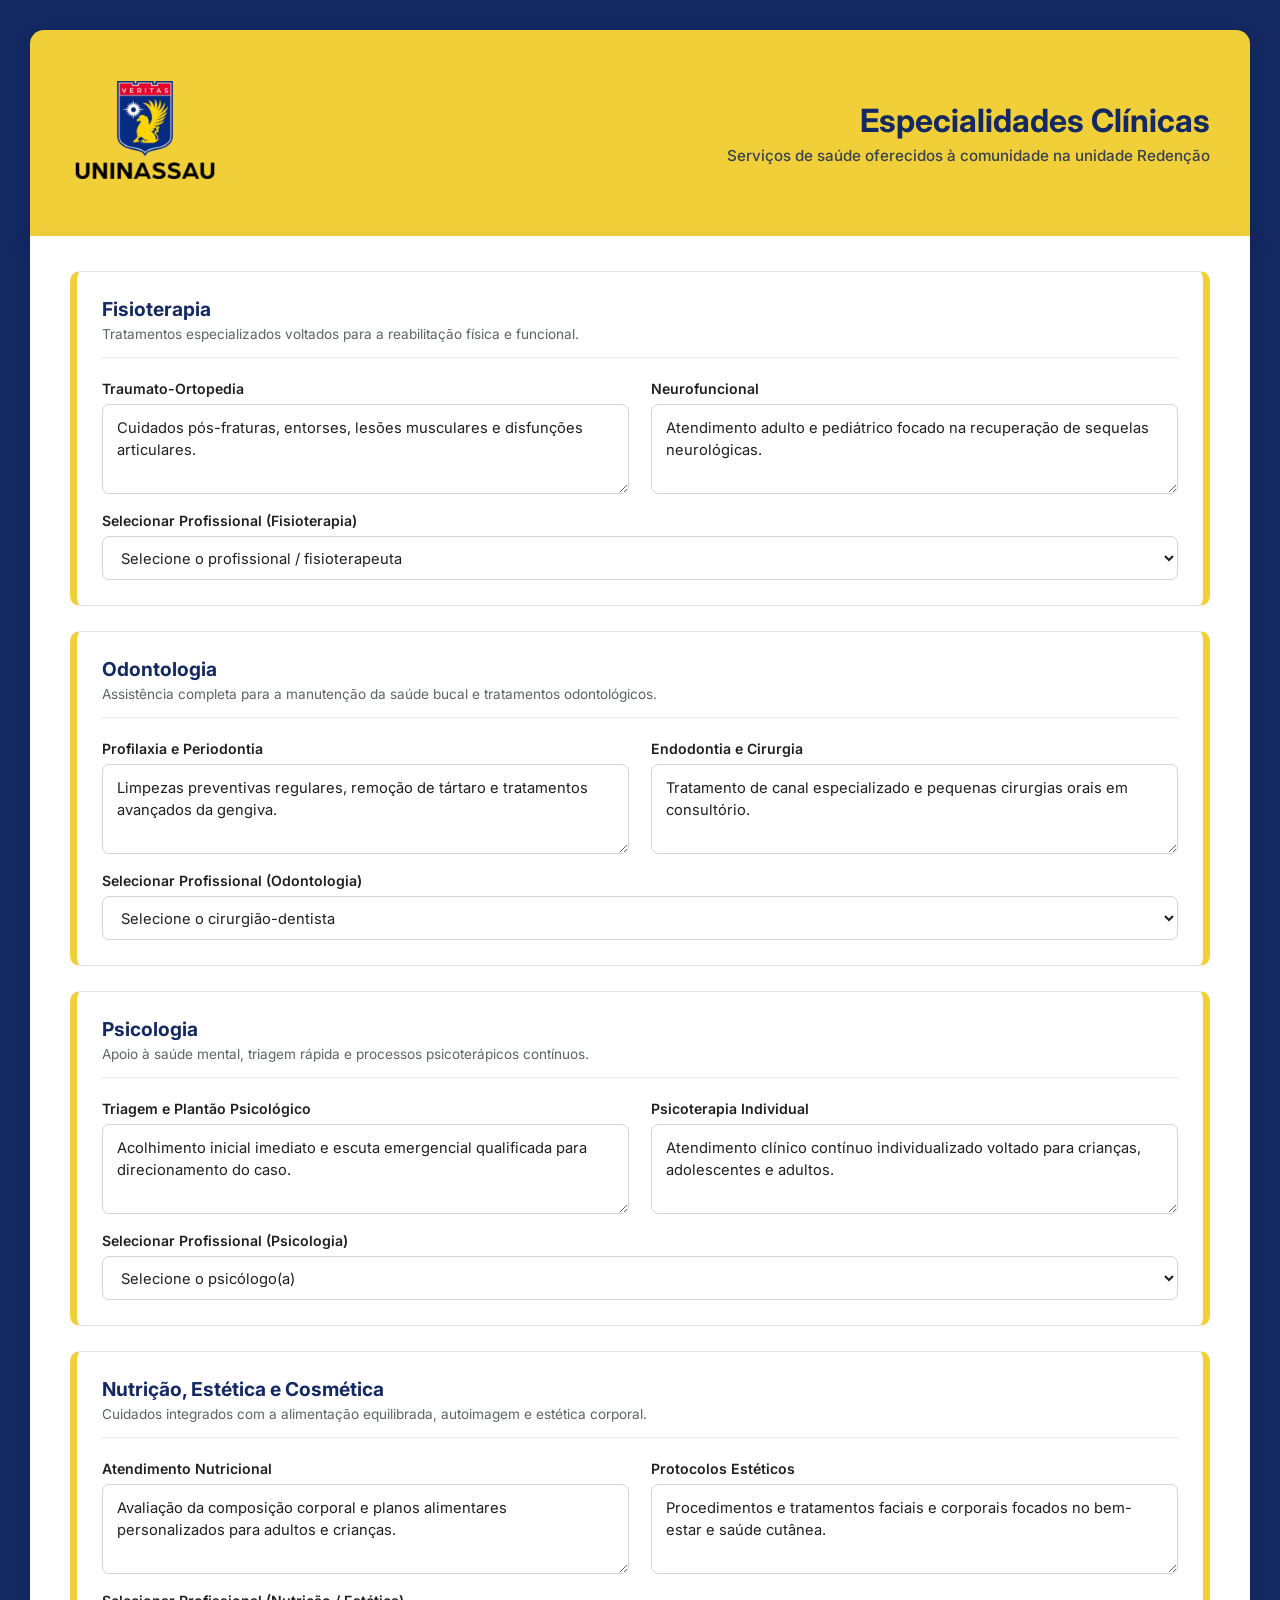
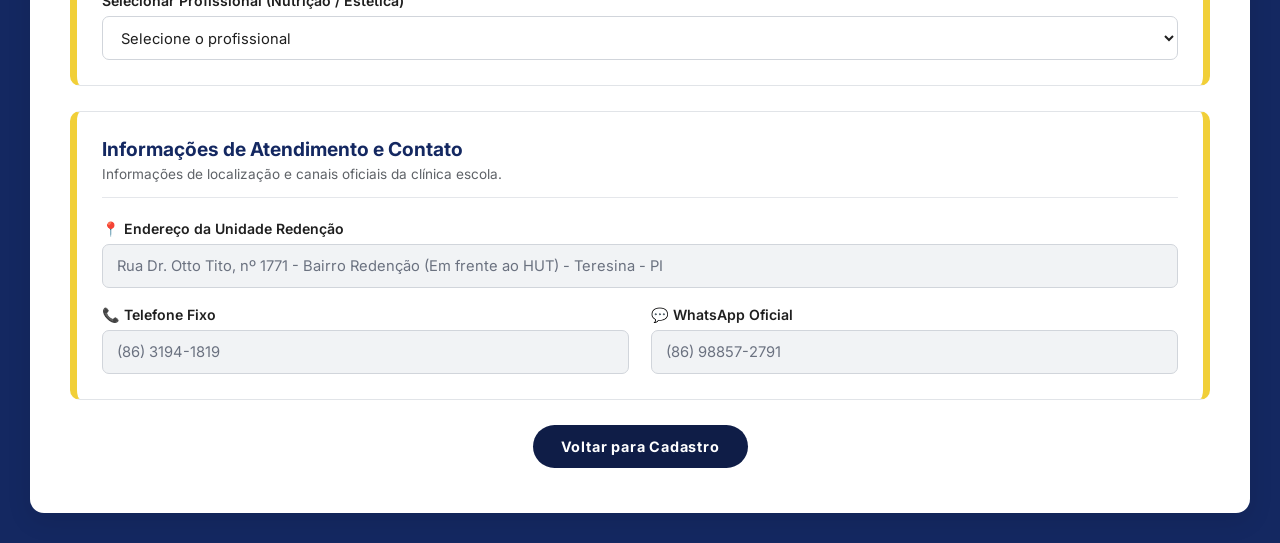
<file: app.especialidades/index.html>
<!DOCTYPE html>
<html lang="pt-BR">

<head>
    <meta charset="UTF-8">
    <meta name="viewport" content="width=device-width, initial-scale=1.0">
    <title>Clínica Escola UNINASSAU - Especialidades Clínicas</title>
    <link rel="stylesheet" href="style.css">
    <!-- Fonte Inter -->
    <link rel="preconnect" href="https://fonts.googleapis.com">
    <link rel="preconnect" href="https://gstatic.com" crossorigin>
    <link href="https://fonts.googleapis.com/css2?family=Inter:wght@400;500;600;700&display=swap" rel="stylesheet">
</head>

<body>

    <main class="cadastro-container">

        <!-- CABEÇALHO -->
        <header class="cadastro-header">
            <div class="header-logo">
                <img src="../login/uninassau-logo-png_seeklogo-475645.png" alt="Logo UNINASSAU" class="logo-img">
            </div>
            <div class="header-title">
                <h1>Especialidades Clínicas</h1>
                <p>Serviços de saúde oferecidos à comunidade na unidade Redenção</p>
            </div>
        </header>

        <!-- CORPO DO FORMULÁRIO / CONTEÚDO -->
        <form class="cadastro-form" action="#" method="POST">

            <!-- 1. FISIOTERAPIA -->
            <section class="form-section">
                <div class="section-title">
                    <h2>Fisioterapia</h2>
                    <p>Tratamentos especializados voltados para a reabilitação física e funcional.</p>
                </div>

                <div class="form-grid">
                    <div class="input-group">
                        <label>Traumato-Ortopedia</label>
                        <textarea readonly>Cuidados pós-fraturas, entorses, lesões musculares e disfunções articulares.</textarea>
                    </div>

                    <div class="input-group">
                        <label>Neurofuncional</label>
                        <textarea readonly>Atendimento adulto e pediátrico focado na recuperação de sequelas neurológicas.</textarea>
                    </div>

                    <!-- Seleção de Médico para Fisioterapia -->
                    <div class="input-group full-width">
                        <label for="medico-fisioterapia">Selecionar Profissional (Fisioterapia)</label>
                        <select id="medico-fisioterapia" name="medico_fisioterapia" required>
                            <option value="">Selecione o profissional / fisioterapeuta</option>
                            <option value="dr-carlos">Dr. Carlos Eduardo (Turno Manhã)</option>
                            <option value="dra-amanda">Dra. Amanda Souza (Turno Tarde)</option>
                            <option value="dr-marcos">Dr. Marcos Vinicius (Integral)</option>
                        </select>
                    </div>
                </div>
            </section>

            <!-- 2. ODONTOLOGIA -->
            <section class="form-section">
                <div class="section-title">
                    <h2>Odontologia</h2>
                    <p>Assistência completa para a manutenção da saúde bucal e tratamentos odontológicos.</p>
                </div>

                <div class="form-grid">
                    <div class="input-group">
                        <label>Profilaxia e Periodontia</label>
                        <textarea readonly>Limpezas preventivas regulares, remoção de tártaro e tratamentos avançados da gengiva.</textarea>
                    </div>

                    <div class="input-group">
                        <label>Endodontia e Cirurgia</label>
                        <textarea readonly>Tratamento de canal especializado e pequenas cirurgias orais em consultório.</textarea>
                    </div>

                    <!-- Seleção de Médico para Odontologia -->
                    <div class="input-group full-width">
                        <label for="medico-odontologia">Selecionar Profissional (Odontologia)</label>
                        <select id="medico-odontologia" name="medico_odontologia" required>
                            <option value="">Selecione o cirurgião-dentista</option>
                            <option value="dra-juliana">Dra. Juliana Ribeiro (Clínica Geral)</option>
                            <option value="dr-roberto">Dr. Roberto Alencar (Endodontia)</option>
                            <option value="dra-beatriz">Dra. Beatriz Lima (Periodontia)</option>
                        </select>
                    </div>
                </div>
            </section>

            <!-- 3. PSICOLOGIA -->
            <section class="form-section">
                <div class="section-title">
                    <h2>Psicologia</h2>
                    <p>Apoio à saúde mental, triagem rápida e processos psicoterápicos contínuos.</p>
                </div>

                <div class="form-grid">
                    <div class="input-group">
                        <label>Triagem e Plantão Psicológico</label>
                        <textarea readonly>Acolhimento inicial imediato e escuta emergencial qualificada para direcionamento do caso.</textarea>
                    </div>

                    <div class="input-group">
                        <label>Psicoterapia Individual</label>
                        <textarea readonly>Atendimento clínico contínuo individualizado voltado para crianças, adolescentes e adultos.</textarea>
                    </div>

                    <!-- Seleção de Médico para Psicologia -->
                    <div class="input-group full-width">
                        <label for="medico-psicologia">Selecionar Profissional (Psicologia)</label>
                        <select id="medico-psicologia" name="medico_psicologia" required>
                            <option value="">Selecione o psicólogo(a)</option>
                            <option value="prof-luciana">Profª. Luciana Mendes (Psicoterapia)</option>
                            <option value="dr-gabriel">Dr. Gabriel Farias (Análise do Comportamento)</option>
                        </select>
                    </div>
                </div>
            </section>

            <!-- 4. NUTRIÇÃO E ESTÉTICA -->
            <section class="form-section">
                <div class="section-title">
                    <h2>Nutrição, Estética e Cosmética</h2>
                    <p>Cuidados integrados com a alimentação equilibrada, autoimagem e estética corporal.</p>
                </div>

                <div class="form-grid">
                    <div class="input-group">
                        <label>Atendimento Nutricional</label>
                        <textarea readonly>Avaliação da composição corporal e planos alimentares personalizados para adultos e crianças.</textarea>
                    </div>

                    <div class="input-group">
                        <label>Protocolos Estéticos</label>
                        <textarea readonly>Procedimentos e tratamentos faciais e corporais focados no bem-estar e saúde cutânea.</textarea>
                    </div>

                    <!-- Seleção de Médico/Nutricionista -->
                    <div class="input-group full-width">
                        <label for="medico-nutricao">Selecionar Profissional (Nutrição / Estética)</label>
                        <select id="medico-nutricao" name="medico_nutricao" required>
                            <option value="">Selecione o profissional</option>
                            <option value="nutri-camila">Dra. Camila Vasconcelos (Nutrição Clínica)</option>
                            <option value="estet-patricia">Dra. Patrícia Nogueira (Estética e Cosmética)</option>
                        </select>
                    </div>
                </div>
            </section>

            <!-- 5. INFORMAÇÕES DE ATENDIMENTO E CONTATO -->
            <section class="form-section">
                <div class="section-title">
                    <h2>Informações de Atendimento e Contato</h2>
                    <p>Informações de localização e canais oficiais da clínica escola.</p>
                </div>

                <div class="form-grid">
                    <div class="input-group full-width">
                        <label>📍 Endereço da Unidade Redenção</label>
                        <input type="text" value="Rua Dr. Otto Tito, nº 1771 - Bairro Redenção (Em frente ao HUT) - Teresina - PI" readonly>
                    </div>

                    <div class="input-group">
                        <label>📞 Telefone Fixo</label>
                        <input type="text" value="(86) 3194-1819" readonly>
                    </div>

                    <div class="input-group">
                        <label>💬 WhatsApp Oficial</label>
                        <input type="text" value="(86) 98857-2791" readonly>
                    </div>
                </div>
            </section>

            <!-- BOTÃO DE AÇÃO / NAVEGAÇÃO -->
            <div class="form-actions">
                <button type="button" class="btn-submit" onclick="window.location.href='cadastro.html'">Voltar para Cadastro</button>
            </div>

        </form>

    </main>

</body>
</html>
</file>
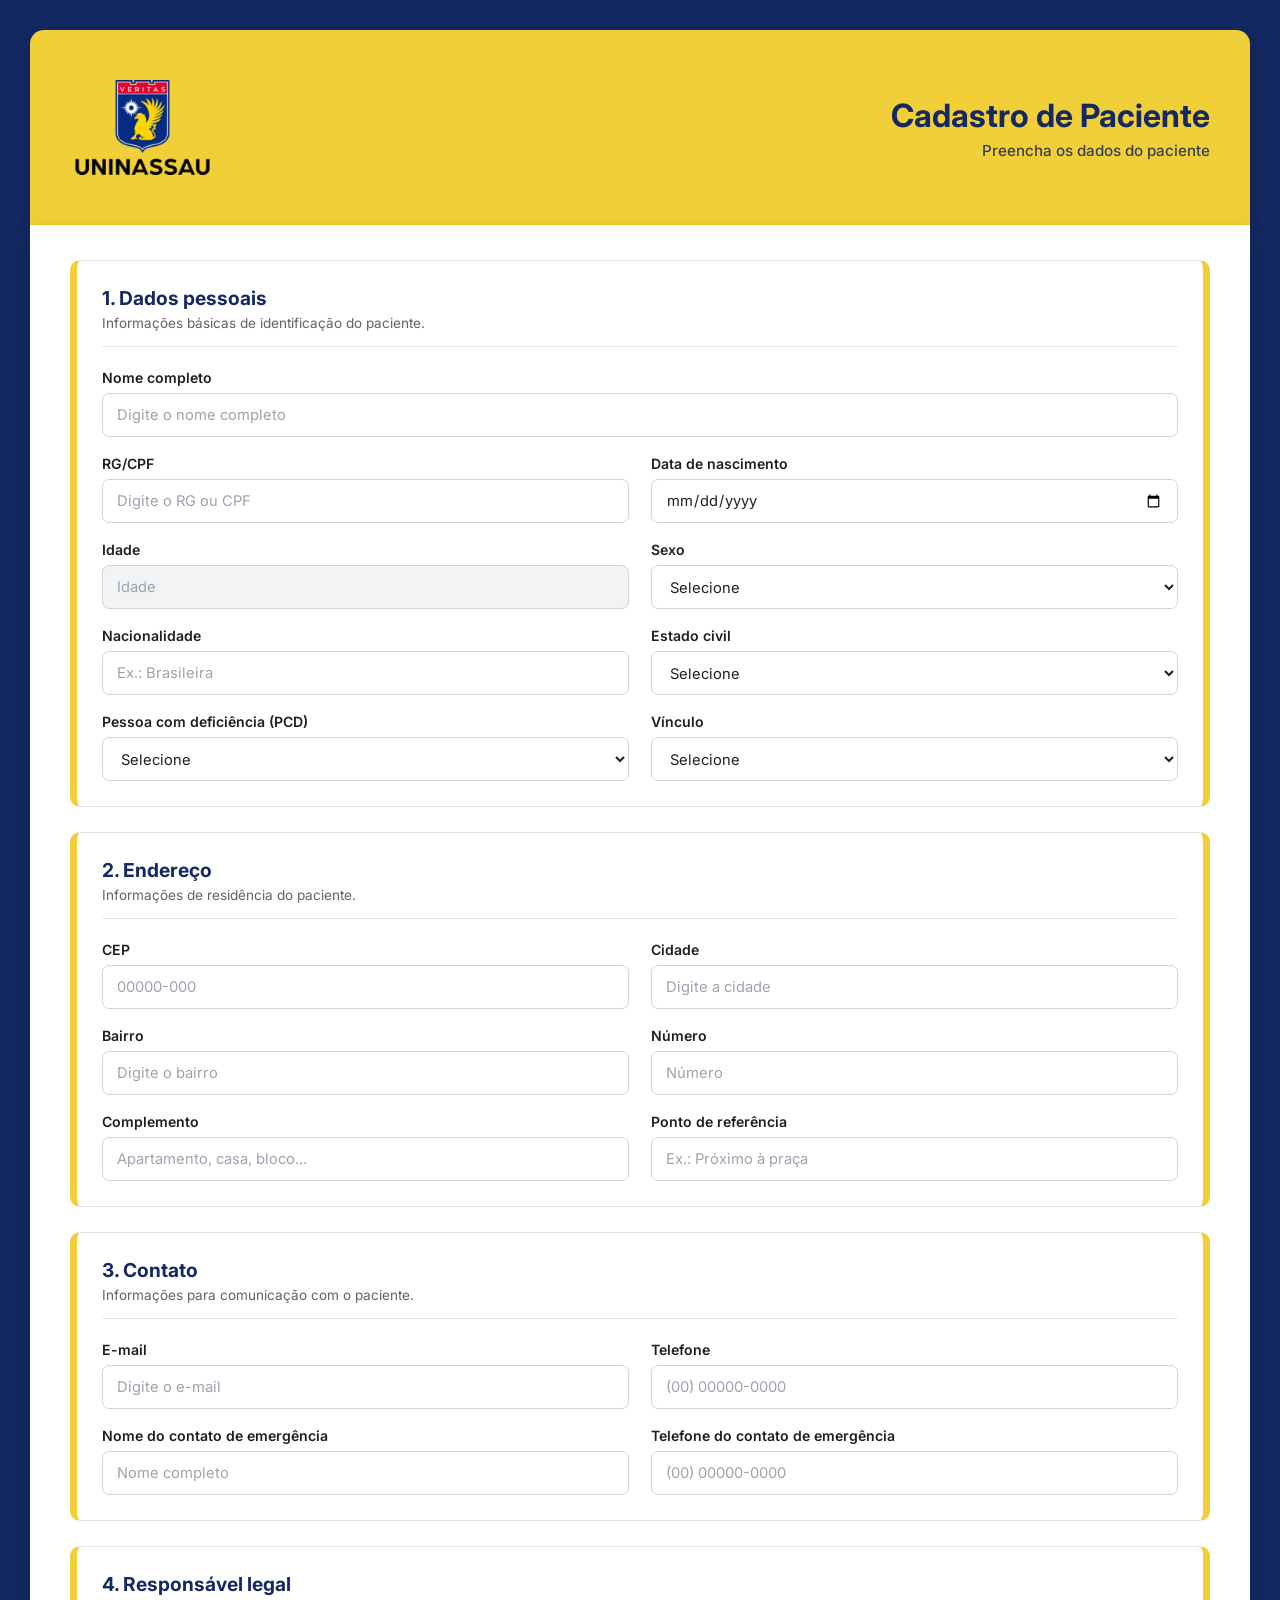
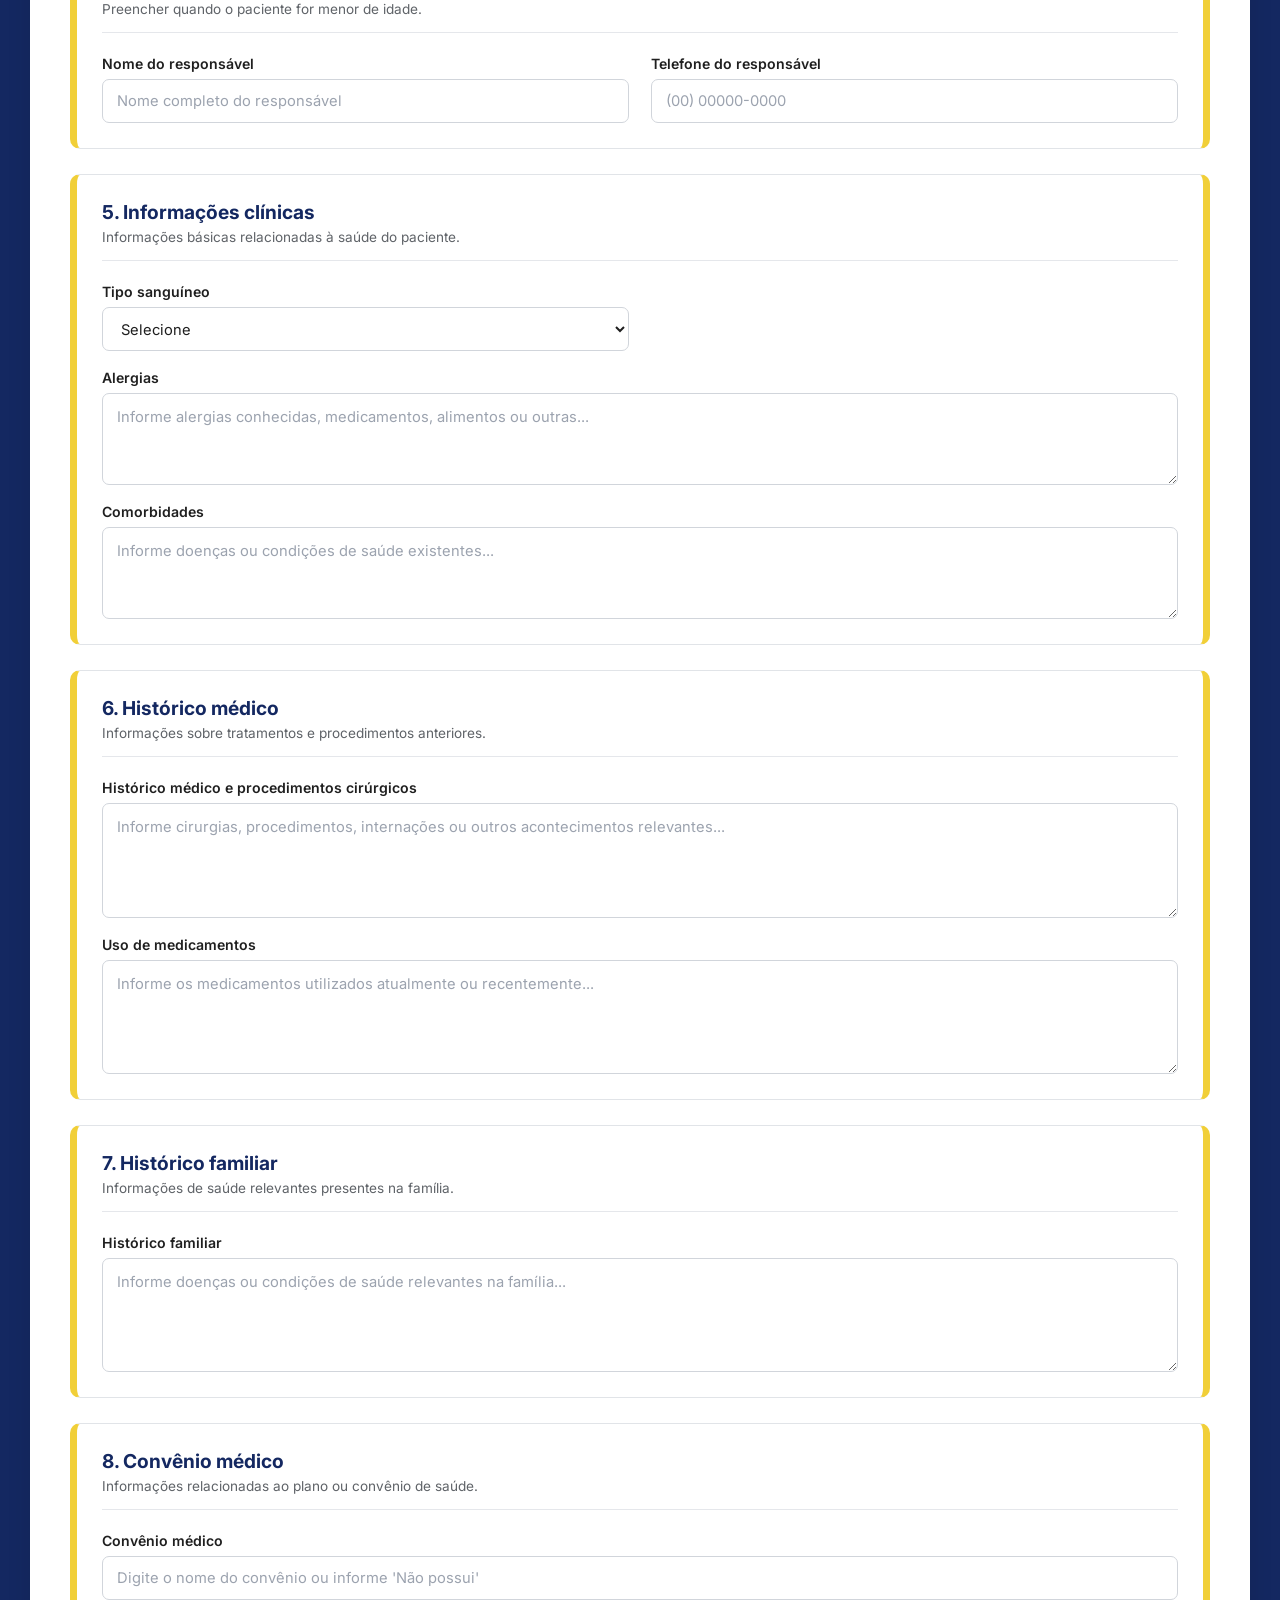
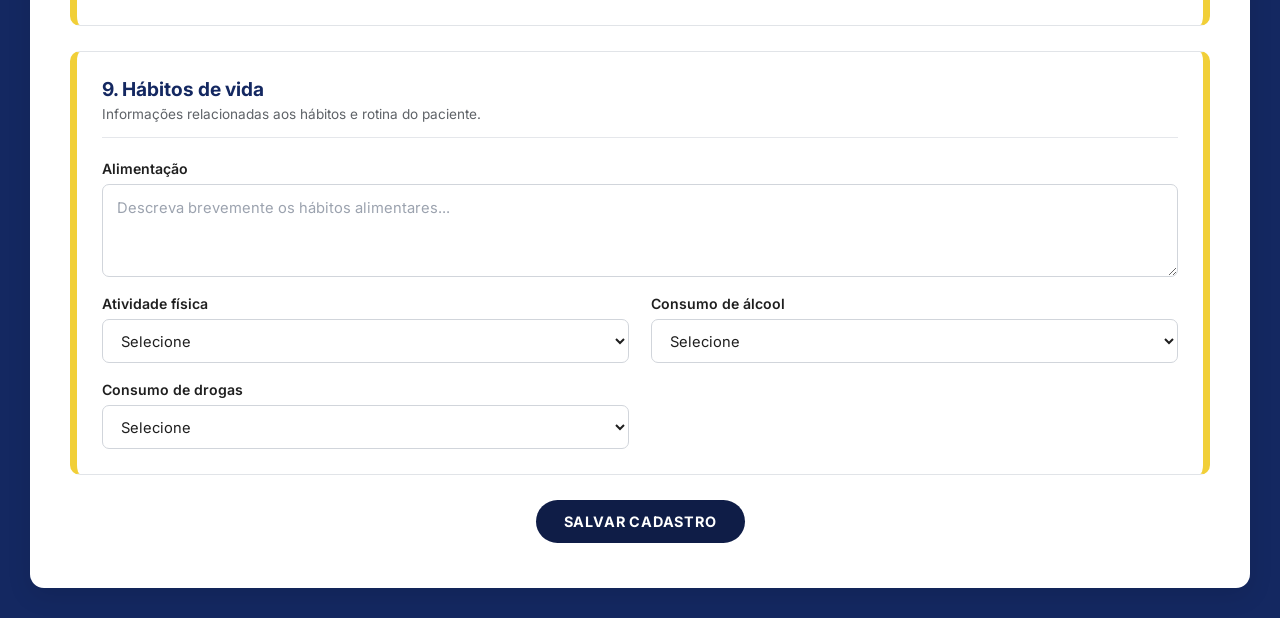
<file: cadastro-paciente/index.html>
<!DOCTYPE html>
<html lang="pt-BR">

<head>
    <meta charset="UTF-8">
    <meta name="viewport" content="width=device-width, initial-scale=1.0">

    <title>Clínica Escola UNINASSAU - Cadastro de Paciente</title>

    <link rel="stylesheet" href="style.css">

    <!-- Fonte Inter -->
    <link rel="preconnect" href="https://fonts.googleapis.com">
    <link rel="preconnect" href="https://fonts.gstatic.com" crossorigin>
    <link href="https://fonts.googleapis.com/css2?family=Inter:wght@400;500;600;700&display=swap"
        rel="stylesheet">
</head>

<body>

    <main class="cadastro-container">

        <!-- CABEÇALHO -->
        <header class="cadastro-header">

    <div class="header-logo">
        <img src="../login/uninassau-logo-png_seeklogo-475645.png"
            alt="Logo UNINASSAU"
            class="logo-img">
    </div>

    <div class="header-title">
        <h1>Cadastro de Paciente</h1>
        <p>Preencha os dados do paciente</p>
    </div>

</header>
        <!-- FORMULÁRIO -->
        <form class="cadastro-form" action="#" method="POST">


            <!-- ================================================= -->
            <!-- 1. DADOS PESSOAIS -->
            <!-- ================================================= -->

            <section class="form-section">

                <div class="section-title">
                    <h2>1. Dados pessoais</h2>
                    <p>Informações básicas de identificação do paciente.</p>
                </div>

                <div class="form-grid">

                    <div class="input-group full-width">
                        <label for="nome">Nome completo</label>
                        <input type="text"
                            id="nome"
                            name="nome"
                            placeholder="Digite o nome completo"
                            required>
                    </div>


                    <div class="input-group">
                        <label for="cpf">RG/CPF</label>
                        <input type="text"
                            id="cpf"
                            name="cpf"
                            placeholder="Digite o RG ou CPF"
                            required>
                    </div>


                    <div class="input-group">
                        <label for="data-nascimento">Data de nascimento</label>
                        <input type="date"
                            id="data-nascimento"
                            name="data_nascimento"
                            required>
                    </div>


                    <div class="input-group">
                        <label for="idade">Idade</label>
                        <input type="number"
                            id="idade"
                            name="idade"
                            placeholder="Idade"
                            min="0"
                            max="150"
                            readonly>
                    </div>


                    <div class="input-group">
                        <label for="sexo">Sexo</label>
                        <select id="sexo" name="sexo" required>
                            <option value="">Selecione</option>
                            <option value="feminino">Feminino</option>
                            <option value="masculino">Masculino</option>
                            <option value="outro">Outro</option>
                            <option value="nao_informar">Prefiro não informar</option>
                        </select>
                    </div>


                    <div class="input-group">
                        <label for="nacionalidade">Nacionalidade</label>
                        <input type="text"
                            id="nacionalidade"
                            name="nacionalidade"
                            placeholder="Ex.: Brasileira"
                            required>
                    </div>


                    <div class="input-group">
                        <label for="estado-civil">Estado civil</label>
                        <select id="estado-civil" name="estado_civil" required>
                            <option value="">Selecione</option>
                            <option value="solteiro">Solteiro(a)</option>
                            <option value="casado">Casado(a)</option>
                            <option value="uniao-estavel">União estável</option>
                            <option value="divorciado">Divorciado(a)</option>
                            <option value="viuvo">Viúvo(a)</option>
                        </select>
                    </div>


                    <div class="input-group">
                        <label for="pcd">Pessoa com deficiência (PCD)</label>
                        <select id="pcd" name="pcd" required>
                            <option value="">Selecione</option>
                            <option value="sim">Sim</option>
                            <option value="nao">Não</option>
                        </select>
                    </div>


                    <div class="input-group">
                        <label for="vinculo">Vínculo</label>
                        <select id="vinculo" name="vinculo" required>
                            <option value="">Selecione</option>
                            <option value="aluno">Aluno</option>
                            <option value="comunidade">Comunidade</option>
                        </select>
                    </div>

                </div>

            </section>


            <!-- ================================================= -->
            <!-- 2. ENDEREÇO -->
            <!-- ================================================= -->

            <section class="form-section">

                <div class="section-title">
                    <h2>2. Endereço</h2>
                    <p>Informações de residência do paciente.</p>
                </div>

                <div class="form-grid">

                    <div class="input-group">
                        <label for="cep">CEP</label>
                        <input type="text"
                            id="cep"
                            name="cep"
                            placeholder="00000-000"
                            required>
                    </div>


                    <div class="input-group">
                        <label for="cidade">Cidade</label>
                        <input type="text"
                            id="cidade"
                            name="cidade"
                            placeholder="Digite a cidade"
                            required>
                    </div>


                    <div class="input-group">
                        <label for="bairro">Bairro</label>
                        <input type="text"
                            id="bairro"
                            name="bairro"
                            placeholder="Digite o bairro"
                            required>
                    </div>


                    <div class="input-group">
                        <label for="numero">Número</label>
                        <input type="text"
                            id="numero"
                            name="numero"
                            placeholder="Número"
                            required>
                    </div>


                    <div class="input-group">
                        <label for="complemento">Complemento</label>
                        <input type="text"
                            id="complemento"
                            name="complemento"
                            placeholder="Apartamento, casa, bloco..."
                        >
                    </div>


                    <div class="input-group">
                        <label for="referencia">Ponto de referência</label>
                        <input type="text"
                            id="referencia"
                            name="referencia"
                            placeholder="Ex.: Próximo à praça"
                        >
                    </div>

                </div>

            </section>


            <!-- ================================================= -->
            <!-- 3. CONTATO -->
            <!-- ================================================= -->

            <section class="form-section">

                <div class="section-title">
                    <h2>3. Contato</h2>
                    <p>Informações para comunicação com o paciente.</p>
                </div>

                <div class="form-grid">

                    <div class="input-group">
                        <label for="email">E-mail</label>
                        <input type="email"
                            id="email"
                            name="email"
                            placeholder="Digite o e-mail"
                            required>
                    </div>


                    <div class="input-group">
                        <label for="telefone">Telefone</label>
                        <input type="tel"
                            id="telefone"
                            name="telefone"
                            placeholder="(00) 00000-0000"
                            required>
                    </div>


                    <div class="input-group">
                        <label for="contato-emergencia">Nome do contato de emergência</label>
                        <input type="text"
                            id="contato-emergencia"
                            name="contato_emergencia"
                            placeholder="Nome completo"
                            required>
                    </div>


                    <div class="input-group">
                        <label for="telefone-emergencia">Telefone do contato de emergência</label>
                        <input type="tel"
                            id="telefone-emergencia"
                            name="telefone_emergencia"
                            placeholder="(00) 00000-0000"
                            required>
                    </div>

                </div>

            </section>


            <!-- ================================================= -->
            <!-- 4. RESPONSÁVEL LEGAL -->
            <!-- ================================================= -->

            <section class="form-section">

                <div class="section-title">
                    <h2>4. Responsável legal</h2>
                    <p>Preencher quando o paciente for menor de idade.</p>
                </div>

                <div class="form-grid">

                    <div class="input-group">
                        <label for="responsavel">Nome do responsável</label>
                        <input type="text"
                            id="responsavel"
                            name="responsavel"
                            placeholder="Nome completo do responsável">
                    </div>


                    <div class="input-group">
                        <label for="telefone-responsavel">Telefone do responsável</label>
                        <input type="tel"
                            id="telefone-responsavel"
                            name="telefone_responsavel"
                            placeholder="(00) 00000-0000">
                    </div>

                </div>

            </section>


            <!-- ================================================= -->
            <!-- 5. ANAMNESE - INFORMAÇÕES CLÍNICAS -->
            <!-- ================================================= -->

            <section class="form-section">

                <div class="section-title">
                    <h2>5. Informações clínicas</h2>
                    <p>Informações básicas relacionadas à saúde do paciente.</p>
                </div>

                <div class="form-grid">

                    <div class="input-group">
                        <label for="tipo-sanguineo">Tipo sanguíneo</label>
                        <select id="tipo-sanguineo" name="tipo_sanguineo">
                            <option value="">Selecione</option>
                            <option value="A+">A+</option>
                            <option value="A-">A-</option>
                            <option value="B+">B+</option>
                            <option value="B-">B-</option>
                            <option value="AB+">AB+</option>
                            <option value="AB-">AB-</option>
                            <option value="O+">O+</option>
                            <option value="O-">O-</option>
                            <option value="nao_sabe">Não sabe informar</option>
                        </select>
                    </div>


                    <div class="input-group full-width">
                        <label for="alergias">Alergias</label>
                        <textarea id="alergias"
                            name="alergias"
                            placeholder="Informe alergias conhecidas, medicamentos, alimentos ou outras..."
                            rows="3"></textarea>
                    </div>


                    <div class="input-group full-width">
                        <label for="comorbidades">Comorbidades</label>
                        <textarea id="comorbidades"
                            name="comorbidades"
                            placeholder="Informe doenças ou condições de saúde existentes..."
                            rows="3"></textarea>
                    </div>

                </div>

            </section>


            <!-- ================================================= -->
            <!-- 6. HISTÓRICO MÉDICO -->
            <!-- ================================================= -->

            <section class="form-section">

                <div class="section-title">
                    <h2>6. Histórico médico</h2>
                    <p>Informações sobre tratamentos e procedimentos anteriores.</p>
                </div>

                <div class="form-grid">

                    <div class="input-group full-width">
                        <label for="historico-medico">Histórico médico e procedimentos cirúrgicos</label>
                        <textarea id="historico-medico"
                            name="historico_medico"
                            placeholder="Informe cirurgias, procedimentos, internações ou outros acontecimentos relevantes..."
                            rows="4"></textarea>
                    </div>


                    <div class="input-group full-width">
                        <label for="medicamentos">Uso de medicamentos</label>
                        <textarea id="medicamentos"
                            name="medicamentos"
                            placeholder="Informe os medicamentos utilizados atualmente ou recentemente..."
                            rows="4"></textarea>
                    </div>

                </div>

            </section>


            <!-- ================================================= -->
            <!-- 7. HISTÓRICO FAMILIAR -->
            <!-- ================================================= -->

            <section class="form-section">

                <div class="section-title">
                    <h2>7. Histórico familiar</h2>
                    <p>Informações de saúde relevantes presentes na família.</p>
                </div>

                <div class="form-grid">

                    <div class="input-group full-width">
                        <label for="historico-familiar">Histórico familiar</label>
                        <textarea id="historico-familiar"
                            name="historico_familiar"
                            placeholder="Informe doenças ou condições de saúde relevantes na família..."
                            rows="4"></textarea>
                    </div>

                </div>

            </section>


            <!-- ================================================= -->
            <!-- 8. CONVÊNIO -->
            <!-- ================================================= -->

            <section class="form-section">

                <div class="section-title">
                    <h2>8. Convênio médico</h2>
                    <p>Informações relacionadas ao plano ou convênio de saúde.</p>
                </div>

                <div class="form-grid">

                    <div class="input-group full-width">
                        <label for="convenio">Convênio médico</label>
                        <input type="text"
                            id="convenio"
                            name="convenio"
                            placeholder="Digite o nome do convênio ou informe 'Não possui'">
                    </div>

                </div>

            </section>


            <!-- ================================================= -->
            <!-- 9. HÁBITOS DE VIDA -->
            <!-- ================================================= -->

            <section class="form-section">

                <div class="section-title">
                    <h2>9. Hábitos de vida</h2>
                    <p>Informações relacionadas aos hábitos e rotina do paciente.</p>
                </div>

                <div class="form-grid">

                    <div class="input-group full-width">
                        <label for="alimentacao">Alimentação</label>
                        <textarea id="alimentacao"
                            name="alimentacao"
                            placeholder="Descreva brevemente os hábitos alimentares..."
                            rows="3"></textarea>
                    </div>


                    <div class="input-group">
                        <label for="atividade-fisica">Atividade física</label>
                        <select id="atividade-fisica" name="atividade_fisica">
                            <option value="">Selecione</option>
                            <option value="nao-pratica">Não pratica</option>
                            <option value="ocasionalmente">Ocasionalmente</option>
                            <option value="regularmente">Regularmente</option>
                        </select>
                    </div>


                    <div class="input-group">
                        <label for="alcool">Consumo de álcool</label>
                        <select id="alcool" name="alcool">
                            <option value="">Selecione</option>
                            <option value="nao">Não consome</option>
                            <option value="ocasionalmente">Ocasionalmente</option>
                            <option value="frequentemente">Frequentemente</option>
                        </select>
                    </div>


                    <div class="input-group">
                        <label for="drogas">Consumo de drogas</label>
                        <select id="drogas" name="drogas">
                            <option value="">Selecione</option>
                            <option value="nao">Não</option>
                            <option value="sim">Sim</option>
                            <option value="prefere-nao-informar">Prefere não informar</option>
                        </select>
                    </div>

                </div>

            </section>


            <!-- BOTÃO FINAL -->

            <div class="form-actions">

                <button type="submit" class="btn-submit">
                    SALVAR CADASTRO
                </button>

            </div>

        </form>

    </main>

</body>

</html>
</file>
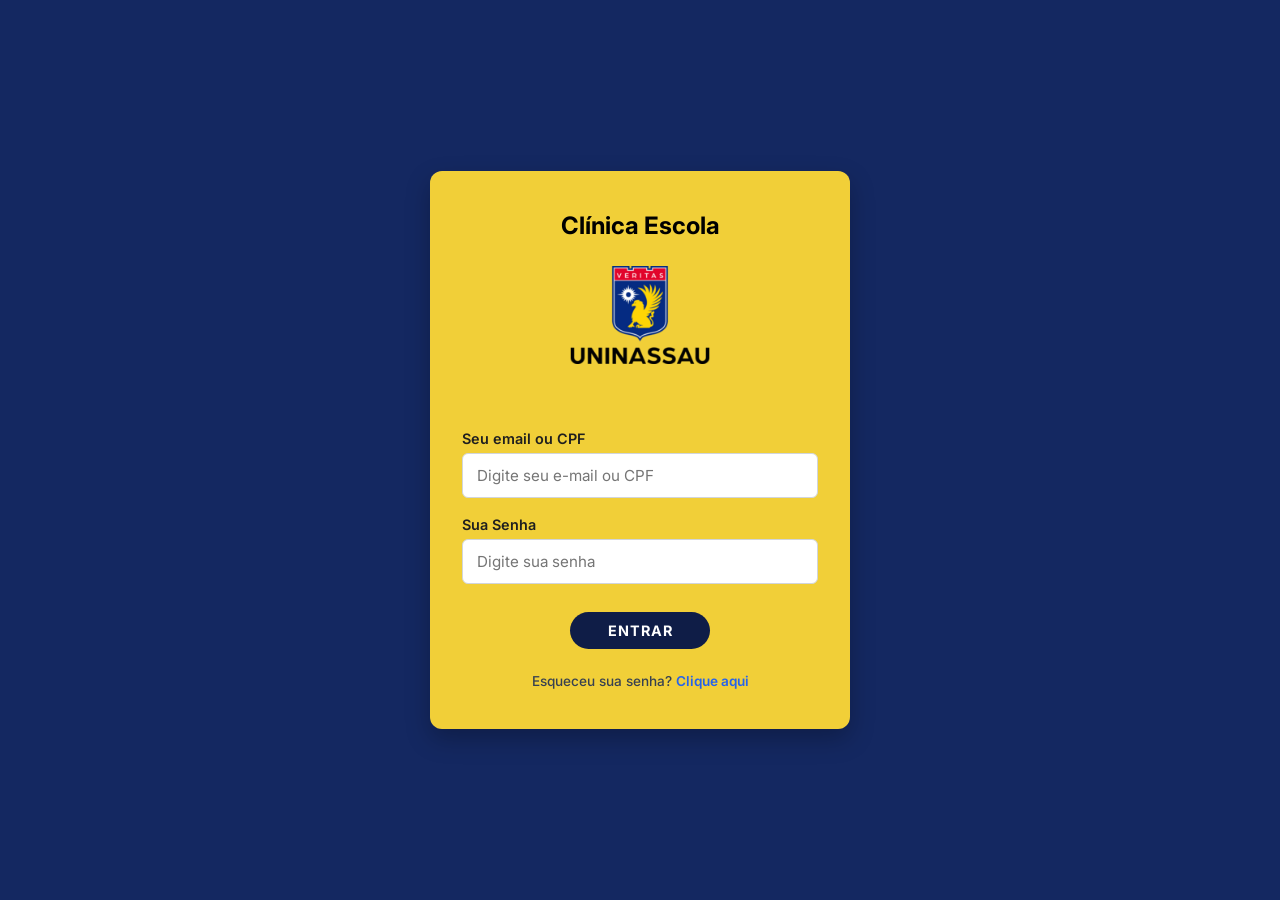
<file: login/index.html>
<!DOCTYPE html>
<html lang="pt-BR">

<head>
    <meta charset="UTF-8">
    <meta name="viewport" content="width=device-width, initial-scale=1.0">
    <title>Clínica Escola UNINASSAU - Login</title>
    <link rel="stylesheet" href="style.css">
    <!-- Fonte Inter do Google Fonts para visual moderno -->
    <link rel="preconnect" href="https://fonts.googleapis.com">
    <link rel="preconnect" href="https://fonts.gstatic.com" crossorigin>
    <link href="https://fonts.googleapis.com/css2?family=Inter:wght@400;600;700&display=swap" rel="stylesheet">
</head>

<body>

    <main class="login-container">
        <div class="login-card">

            <!-- Cabeçalho / Logo -->
            <header class="logo-section">
                <h2><p><strong>Clínica Escola</strong></p></h22>
                <!-- Substitua pelo caminho real do logo se preferir -->
                <img src="/login/uninassau-logo-png_seeklogo-475645.png"
                    alt="Logo UNINASSAU" class="logo-img"
                    onerror="this.style.display='none'; document.getElementById('alt-logo').style.display='block';">
                <h1 id="alt-logo" class="logo-fallback" style="display: none;">UNINASSAU</h1>
         
            </header>

            <!-- Formulário de Login -->
            <form class="login-form" action="#" method="POST">

                <div class="input-group">
                    <label for="email-cpf">Seu email ou CPF</label>
                    <input type="text" id="email-cpf" name="email_cpf" placeholder="Digite seu e-mail ou CPF" required
                        autocomplete="username">
                </div>

                <div class="input-group">
                    <label for="senha">Sua Senha</label>
                    <input type="password" id="senha" name="senha" placeholder="Digite sua senha" required
                        autocomplete="current-password">
                </div>

                <button type="submit" class="btn-submit">ENTRAR</button>

            </form>

            <!-- Links Úteis -->
            <footer class="form-footer">
                <p>Esqueceu sua senha? <a href="#" class="link-highlight">Clique aqui</a></p>
            </footer>

        </div>
    </main>

</body>

</html>
</file>
<file: app.especialidades/style.css>
/* =========================================================
   1. VARIÁVEIS DE CORES E DESIGN SYSTEM
   ========================================================= */
:root {
    --primary-blue: #142861;
    --dark-blue: #0f1d47;
    --accent-yellow: #f1cf38;
    --background: #f4f5f7;
    --white: #ffffff;
    --border: #d1d5db;
    --text-dark: #1f1f1f;
    --text-gray: #5f6368;
}

/* =========================================================
   2. RESET GLOBAL
   ========================================================= */
* {
    margin: 0;
    padding: 0;
    box-sizing: border-box;
    font-family: 'Inter', sans-serif;
}

/* =========================================================
   3. ESTILOS DO CORPO (BODY)
   ========================================================= */
body {
    background-color: var(--primary-blue);
    min-height: 100vh;
    color: var(--text-dark);
    padding: 30px;
    display: flex;
    justify-content: center;
    align-items: center;
}

/* =========================================================
   4. CONTAINERS PRINCIPAIS (Login, Cadastro e Especialidades)
   ========================================================= */
.login-container {
    width: 100%;
    max-width: 420px;
    display: flex;
    justify-content: center;
}

.login-card {
    background-color: var(--accent-yellow);
    width: 100%;
    padding: 40px 32px;
    border-radius: 12px;
    box-shadow: 0 10px 25px rgba(0, 0, 0, 0.25);
    display: flex;
    flex-direction: column;
    align-items: center;
}

.cadastro-container {
    width: 100%;
    max-width: 1250px;
    margin: 0 auto;
}

/* =========================================================
   5. CABEÇALHOS (Logos e Títulos)
   ========================================================= */
.logo-section {
    text-align: center;
    margin-bottom: 28px;
}

.logo-img {
    max-width: 150px;
    height: auto;
    margin-bottom: 6px;
}

.logo-fallback {
    font-size: 1.5rem;
    font-weight: 700;
    color: var(--primary-blue);
    letter-spacing: 1px;
}

.cadastro-header {
    background-color: var(--accent-yellow);
    min-height: 145px;
    padding: 25px 40px;
    border-radius: 14px 14px 0 0;
    display: flex;
    align-items: center;
    justify-content: space-between;
    box-shadow: 0 5px 15px rgba(0, 0, 0, 0.12);
}

.header-logo {
    display: flex;
    align-items: center;
}

.header-title {
    text-align: right;
}

.header-title h1 {
    color: var(--primary-blue);
    font-size: 2rem;
    font-weight: 700;
    margin-bottom: 6px;
}

.header-title p {
    color: #374151;
    font-size: 0.95rem;
    font-weight: 500;
}

/* =========================================================
   6. FORMULÁRIOS E SEÇÕES
   ========================================================= */
.login-form {
    width: 100%;
    display: flex;
    flex-direction: column;
    gap: 18px;
}

.cadastro-form {
    background-color: var(--white);
    padding: 35px 40px 45px;
    border-radius: 0 0 14px 14px;
    box-shadow: 0 8px 25px rgba(0, 0, 0, 0.10);
}

.form-section {
    position: relative;
    border: 1px solid #e1e4e8;
    border-radius: 10px;
    padding: 25px;
    margin-bottom: 25px;
    background-color: var(--white);
    border-left: 7px solid var(--accent-yellow);
    border-right: 7px solid var(--accent-yellow);
}

.section-title {
    padding-bottom: 15px;
    margin-bottom: 22px;
    border-bottom: 1px solid #e5e7eb;
}

.section-title h2 {
    color: var(--primary-blue);
    font-size: 1.2rem;
    font-weight: 700;
    margin-bottom: 5px;
}

.section-title p {
    color: var(--text-gray);
    font-size: 0.85rem;
}

/* =========================================================
   7. GRIDS E INPUTS
   ========================================================= */
.form-grid {
    display: grid;
    grid-template-columns: repeat(2, 1fr);
    gap: 18px 22px;
}

.full-width {
    grid-column: 1 / -1;
}

.input-group {
    display: flex;
    flex-direction: column;
    gap: 7px;
}

.input-group label {
    font-size: 0.88rem;
    font-weight: 600;
    color: var(--text-dark);
}

.input-group input,
.input-group select,
.input-group textarea {
    width: 100%;
    padding: 12px 14px;
    font-size: 0.92rem;
    color: var(--text-dark);
    background-color: var(--white);
    border: 1px solid var(--border);
    border-radius: 7px;
    outline: none;
    transition: border-color 0.2s ease, box-shadow 0.2s ease;
}

.input-group input,
.input-group select {
    height: 44px;
}

.input-group textarea {
    min-height: 90px;
    resize: vertical;
    line-height: 1.5;
}

.input-group input::placeholder,
.input-group textarea::placeholder {
    color: #9ca3af;
}

.input-group input:focus,
.input-group select:focus,
.input-group textarea:focus {
    border-color: var(--primary-blue);
    box-shadow: 0 0 0 3px rgba(20, 40, 97, 0.12);
}

.input-group input:read-only {
    background-color: #f1f3f5;
    color: #6b7280;
    cursor: not-allowed;
}

/* =========================================================
   8. BOTÕES E LINKS
   ========================================================= */
.form-actions {
    display: flex;
    justify-content: center;
    margin-top: 10px;
}

.btn-submit {
    min-width: 190px;
    padding: 13px 28px;
    background-color: var(--dark-blue);
    color: var(--white);
    border: none;
    border-radius: 22px;
    font-size: 0.9rem;
    font-weight: 700;
    letter-spacing: 0.8px;
    cursor: pointer;
    transition: background-color 0.2s ease, transform 0.1s ease, box-shadow 0.2s ease;
}

.btn-submit:hover {
    background-color: #1e3a8a;
    transform: translateY(-1px);
    box-shadow: 0 5px 12px rgba(15, 29, 71, 0.25);
}

.btn-submit:active {
    transform: translateY(0);
}

.form-footer {
    margin-top: 24px;
    text-align: center;
    display: flex;
    flex-direction: column;
    gap: 8px;
    font-size: 0.85rem;
    color: #374151;
}

.link-highlight {
    color: #2563eb;
    text-decoration: none;
    font-weight: 600;
    transition: color 0.2s;
}

.link-highlight:hover {
    text-decoration: underline;
    color: var(--primary-blue);
}

/* =========================================================
   9. RESPONSIVIDADE (Tablets e Celulares)
   ========================================================= */
@media (max-width: 900px) {
    body {
        padding: 20px;
    }
    .cadastro-header {
        padding: 25px;
    }
    .cadastro-form {
        padding: 30px 25px;
    }
}

@media (max-width: 700px) {
    .cadastro-header {
        flex-direction: column;
        text-align: center;
        gap: 18px;
        padding: 25px 20px;
    }
    .header-logo {
        justify-content: center;
    }
    .header-title {
        text-align: center;
    }
    .header-title h1 {
        font-size: 1.5rem;
    }
    .form-grid {
        grid-template-columns: 1fr;
    }
    .full-width {
        grid-column: auto;
    }
    .form-section {
        padding: 20px;
        border-left-width: 5px;
        border-right-width: 5px;
    }
}

@media (max-width: 480px) {
    body {
        padding: 10px;
    }
    .login-card {
        padding: 30px 20px;
    }
    .cadastro-header {
        border-radius: 10px 10px 0 0;
    }
    .cadastro-form {
        padding: 20px 15px 30px;
        border-radius: 0 0 10px 10px;
    }
    .form-section {
        padding: 17px;
        margin-bottom: 18px;
        border-left-width: 4px;
        border-right-width: 4px;
    }
    .section-title h2 {
        font-size: 1.05rem;
    }
    .section-title p {
        font-size: 0.78rem;
    }
    .input-group input,
    .input-group select,
    .input-group textarea {
        font-size: 0.88rem;
    }
    .btn-submit {
        width: 100%;
    }
}
</file>
<file: cadastro-paciente/style.css>
/* =========================================================
   VARIÁVEIS DE CORES
   ========================================================= */

:root {
    --primary-blue: #142861;
    --dark-blue: #0f1d47;
    --accent-yellow: #f1cf38;

    --background: #f4f5f7;
    --white: #ffffff;
    --border: #d1d5db;

    --text-dark: #1f1f1f;
    --text-gray: #5f6368;
}


/* =========================================================
   RESET
   ========================================================= */

* {
    margin: 0;
    padding: 0;
    box-sizing: border-box;
    font-family: 'Inter', sans-serif;
}


/* =========================================================
   CORPO
   ========================================================= */

body {
    background-color: var(--primary-blue);

    min-height: 100vh;

    color: var(--text-dark);

    padding: 30px;
}


/* =========================================================
   CONTAINER PRINCIPAL
   ========================================================= */

.cadastro-container {
    width: 100%;

    max-width: 1250px;

    margin: 0 auto;
}


/* =========================================================
   CABEÇALHO
   ========================================================= */

.cadastro-header {
    background-color: var(--accent-yellow);

    min-height: 145px;

    padding: 25px 40px;

    border-radius: 14px 14px 0 0;

    display: flex;

    align-items: center;

    justify-content: space-between;

    box-shadow: 0 5px 15px rgba(0, 0, 0, 0.12);
}


/* Logo */

.header-logo {
    display: flex;

    align-items: center;
}


.logo-img {
    width: 145px;

    height: auto;
}


/* Título */

.header-title {
    text-align: right;
}


.header-title h1 {
    color: var(--primary-blue);

    font-size: 2rem;

    font-weight: 700;

    margin-bottom: 6px;
}


.header-title p {
    color: #374151;

    font-size: 0.95rem;

    font-weight: 500;
}


/* =========================================================
   FORMULÁRIO
   ========================================================= */

.cadastro-form {
    background-color: var(--white);

    padding: 35px 40px 45px;

    border-radius: 0 0 14px 14px;

    box-shadow: 0 8px 25px rgba(0, 0, 0, 0.10);
}


/* =========================================================
   SEÇÕES
   ========================================================= */

.form-section {
    position: relative;

    border: 1px solid #e1e4e8;

    border-radius: 10px;

    padding: 25px;

    margin-bottom: 25px;

    background-color: var(--white);

    border-left: 7px solid var(--accent-yellow);

    border-right: 7px solid var(--accent-yellow);
}


/* =========================================================
   TÍTULO DA SEÇÃO
   ========================================================= */

.section-title {
    padding-bottom: 15px;

    margin-bottom: 22px;

    border-bottom: 1px solid #e5e7eb;
}


.section-title h2 {
    color: var(--primary-blue);

    font-size: 1.2rem;

    font-weight: 700;

    margin-bottom: 5px;
}


.section-title p {
    color: var(--text-gray);

    font-size: 0.85rem;
}


/* =========================================================
   GRID DOS CAMPOS
   ========================================================= */

.form-grid {
    display: grid;

    grid-template-columns: repeat(2, 1fr);

    gap: 18px 22px;
}


/* Campo ocupando duas colunas */

.full-width {
    grid-column: 1 / -1;
}


/* =========================================================
   GRUPO DE INPUT
   ========================================================= */

.input-group {
    display: flex;

    flex-direction: column;

    gap: 7px;
}


/* Labels */

.input-group label {
    font-size: 0.88rem;

    font-weight: 600;

    color: var(--text-dark);
}


/* =========================================================
   INPUTS
   ========================================================= */

.input-group input,
.input-group select,
.input-group textarea {
    width: 100%;

    padding: 12px 14px;

    font-size: 0.92rem;

    color: var(--text-dark);

    background-color: var(--white);

    border: 1px solid var(--border);

    border-radius: 7px;

    outline: none;

    transition:
        border-color 0.2s ease,
        box-shadow 0.2s ease;
}


/* Inputs e selects */

.input-group input,
.input-group select {
    height: 44px;
}


/* Textareas */

.input-group textarea {
    min-height: 90px;

    resize: vertical;

    line-height: 1.5;
}


/* Placeholder */

.input-group input::placeholder,
.input-group textarea::placeholder {
    color: #9ca3af;
}


/* =========================================================
   FOCO DOS CAMPOS
   ========================================================= */

.input-group input:focus,
.input-group select:focus,
.input-group textarea:focus {
    border-color: var(--primary-blue);

    box-shadow: 0 0 0 3px rgba(20, 40, 97, 0.12);
}


/* =========================================================
   CAMPO SOMENTE LEITURA
   ========================================================= */

.input-group input:read-only {
    background-color: #f1f3f5;

    color: #6b7280;

    cursor: not-allowed;
}


/* =========================================================
   BOTÃO
   ========================================================= */

.form-actions {
    display: flex;

    justify-content: center;

    margin-top: 10px;
}


.btn-submit {
    min-width: 190px;

    padding: 13px 28px;

    background-color: var(--dark-blue);

    color: var(--white);

    border: none;

    border-radius: 22px;

    font-size: 0.9rem;

    font-weight: 700;

    letter-spacing: 0.8px;

    cursor: pointer;

    transition:
        background-color 0.2s ease,
        transform 0.1s ease,
        box-shadow 0.2s ease;
}


.btn-submit:hover {
    background-color: #1e3a8a;

    transform: translateY(-1px);

    box-shadow: 0 5px 12px rgba(15, 29, 71, 0.25);
}


.btn-submit:active {
    transform: translateY(0);
}


/* =========================================================
   RESPONSIVIDADE
   ========================================================= */

/* Tablets */

@media (max-width: 900px) {

    body {
        padding: 20px;
    }


    .cadastro-header {
        padding: 25px;
    }


    .cadastro-form {
        padding: 30px 25px;
    }

}


/* =========================================================
   CELULARES
   ========================================================= */

@media (max-width: 700px) {

    .cadastro-header {
        flex-direction: column;

        text-align: center;

        gap: 18px;

        padding: 25px 20px;
    }


    .header-logo {
        justify-content: center;
    }


    .header-title {
        text-align: center;
    }


    .header-title h1 {
        font-size: 1.5rem;
    }


    .form-grid {
        grid-template-columns: 1fr;
    }


    .full-width {
        grid-column: auto;
    }


    .form-section {
        padding: 20px;

        border-left-width: 5px;

        border-right-width: 5px;
    }

}


/* =========================================================
   CELULARES PEQUENOS
   ========================================================= */

@media (max-width: 480px) {

    body {
        padding: 10px;
    }


    .cadastro-header {
        border-radius: 10px 10px 0 0;
    }


    .cadastro-form {
        padding: 20px 15px 30px;

        border-radius: 0 0 10px 10px;
    }


    .form-section {
        padding: 17px;

        margin-bottom: 18px;

        border-left-width: 4px;

        border-right-width: 4px;
    }


    .section-title h2 {
        font-size: 1.05rem;
    }


    .section-title p {
        font-size: 0.78rem;
    }


    .input-group input,
    .input-group select {
        height: 42px;

        font-size: 0.88rem;
    }


    .input-group textarea {
        font-size: 0.88rem;
    }


    .btn-submit {
        width: 100%;
    }

}
</file>
<file: login/style.css>
/* Reset básico e variáveis de cores */
:root {
    --primary-blue: #142861;
    /* Azul escuro de fundo */
    --accent-yellow: #f1cf38;
    /* Amarelo do cartão central */
    --button-blue: #0f1d47;
    /* Azul do botão entrar */
    --text-dark: #1f1f1f;
    /* Texto escuro dos labels */
    --link-blue: #2563eb;
    /* Azul de destaque para os links */
    --white: #ffffff;
}

* {
    margin: 0;
    padding: 0;
    box-sizing: border-box;
    font-family: 'Inter', sans-serif;
}

body {
    background-color: var(--primary-blue);
    min-height: 100vh;
    display: flex;
    justify-content: center;
    align-items: center;
    padding: 20px;
}

/* Container do Cartão Central */
.login-container {
    width: 100%;
    max-width: 420px;
    display: flex;
    justify-content: center;
}

.login-card {
    background-color: var(--accent-yellow);
    width: 100%;
    padding: 40px 32px;
    border-radius: 12px;
    box-shadow: 0 10px 25px rgba(0, 0, 0, 0.25);
    display: flex;
    flex-direction: column;
    align-items: center;
}

/* Seção do Logo */
.logo-section {
    text-align: center;
    margin-bottom: 28px;
}

.logo-img {
    max-width: 150px;
    height: auto;
    margin-bottom: 6px;
}

.logo-fallback {
    font-size: 1.5rem;
    font-weight: 700;
    color: var(--primary-blue);
    letter-spacing: 1px;
}

.subtitle {
    font-size: 0.85rem;
    font-weight: 600;
    color: var(--primary-blue);
    text-transform: uppercase;
    letter-spacing: 0.5px;
    opacity: 0.9;
}

/* Formulário */
.login-form {
    width: 100%;
    display: flex;
    flex-direction: column;
    gap: 18px;
}

.input-group {
    display: flex;
    flex-direction: column;
    gap: 6px;
    text-align: left;
}

.input-group label {
    font-size: 0.9rem;
    font-weight: 600;
    color: var(--text-dark);
}

.input-group input {
    width: 100%;
    padding: 12px 14px;
    font-size: 0.95rem;
    border: 1px solid #d1d5db;
    border-radius: 6px;
    background-color: var(--white);
    outline: none;
    transition: all 0.2s ease-in-out;
}

.input-group input:focus {
    border-color: var(--primary-blue);
    box-shadow: 0 0 0 3px rgba(20, 40, 97, 0.2);
}

/* Botão de Entrar */
.btn-submit {
    margin-top: 10px;
    align-self: center;
    width: 140px;
    padding: 10px 0;
    background-color: var(--button-blue);
    color: var(--white);
    font-weight: 700;
    font-size: 0.9rem;
    border: none;
    border-radius: 20px;
    /* Estilo arredondado conforme imagem */
    cursor: pointer;
    transition: background-color 0.2s ease, transform 0.1s ease;
    letter-spacing: 1px;
}

.btn-submit:hover {
    background-color: #1e3a8a;
    transform: translateY(-1px);
}

.btn-submit:active {
    transform: translateY(0);
}

/* Rodapé / Links */
.form-footer {
    margin-top: 24px;
    text-align: center;
    display: flex;
    flex-direction: column;
    gap: 8px;
    font-size: 0.85rem;
    color: #374151;
}

.form-footer p {
    font-weight: 500;
}

.link-highlight {
    color: var(--link-blue);
    text-decoration: none;
    font-weight: 600;
    transition: color 0.2s;
}

.link-highlight:hover {
    text-decoration: underline;
    color: var(--primary-blue);
}

/* Adaptação para telas muito pequenas */
@media (max-width: 480px) {
    .login-card {
        padding: 30px 20px;
    }
}
</file>
